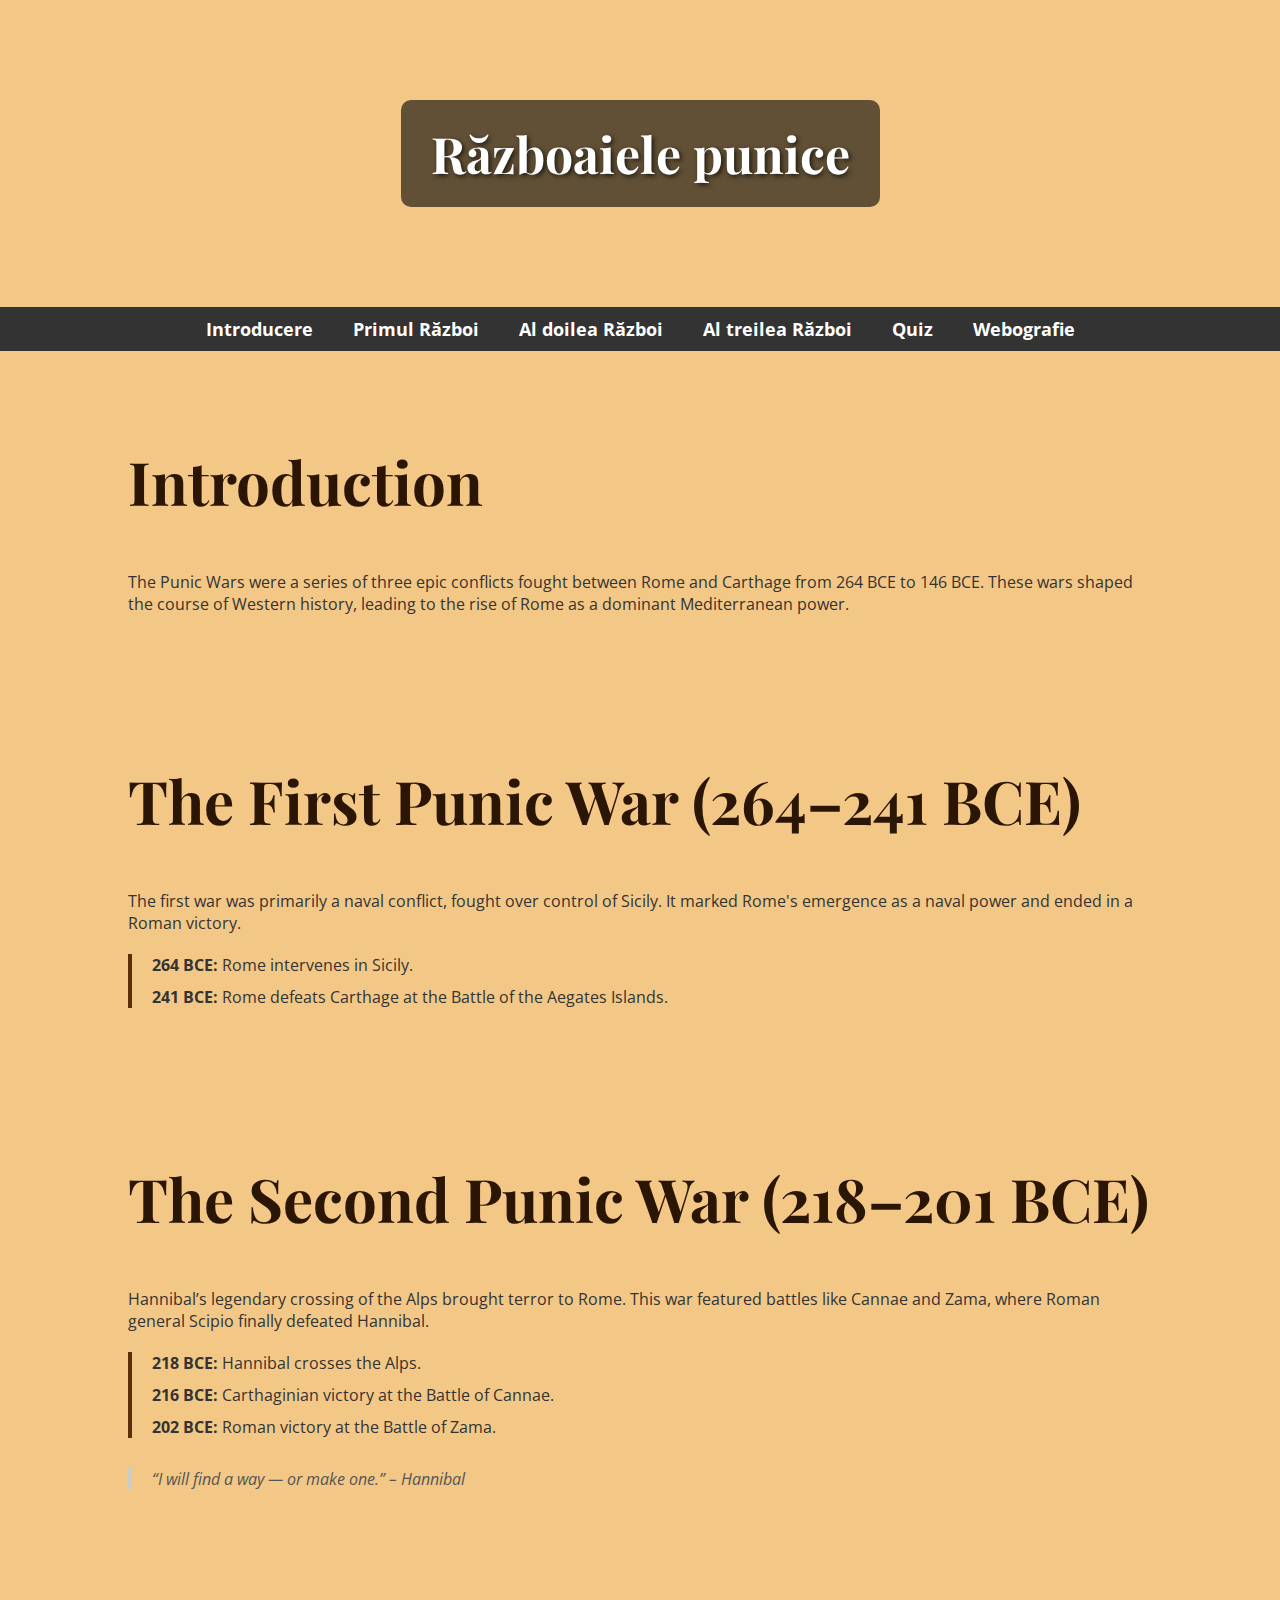
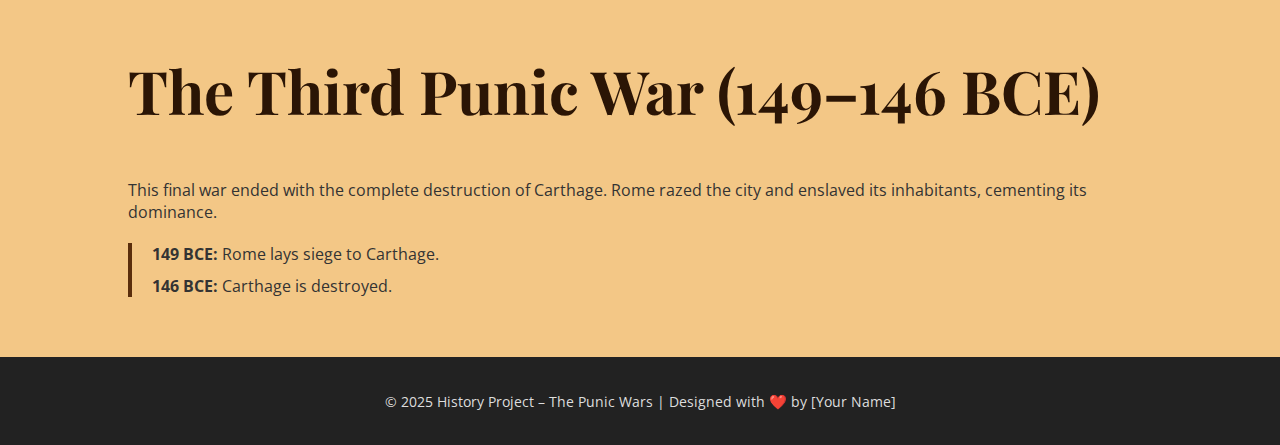
<file: index.html>
<!DOCTYPE html>
<html lang="en">
<head>
  <meta charset="UTF-8" />
  <meta name="viewport" content="width=device-width, initial-scale=1.0" />
  <title>The Punic Wars</title>
  <link href="https://fonts.googleapis.com/css2?family=Playfair+Display:wght@700&family=Open+Sans&display=swap" rel="stylesheet">
  <link rel="stylesheet" href="style.css">
</head>
<body>
    <header>
        <div id="title">
            <h1>Războaiele punice</h1>
        </div>
    </header>
    <nav>
        <a href="#intro">Introducere</a>
        <a href="#alfa">Primul Război</a>
        <a href="#beta">Al doilea Război</a>
        <a href="#gamma">Al treilea Război</a>
        <a href="#quiz">Quiz</a>
        <a href="Webografie">Webografie</a>
    </nav>
    <section id="intro">
        <h2>Introduction</h2>
        <p>The Punic Wars were a series of three epic conflicts fought between Rome and Carthage from 264 BCE to 146 BCE. These wars shaped the course of Western history, leading to the rise of Rome as a dominant Mediterranean power.</p>
    </section>
    <section id="alfa">
        <h2>The First Punic War (264–241 BCE)</h2>
        <p>The first war was primarily a naval conflict, fought over control of Sicily. It marked Rome's emergence as a naval power and ended in a Roman victory.</p>
        <div class="timeline">
        <p><strong>264 BCE:</strong> Rome intervenes in Sicily.</p>
        <p><strong>241 BCE:</strong> Rome defeats Carthage at the Battle of the Aegates Islands.</p>
        </div>
    </section>
    <section id="beta">
        <h2>The Second Punic War (218–201 BCE)</h2>
        <p>Hannibal’s legendary crossing of the Alps brought terror to Rome. This war featured battles like Cannae and Zama, where Roman general Scipio finally defeated Hannibal.</p>
        <div class="timeline">
        <p><strong>218 BCE:</strong> Hannibal crosses the Alps.</p>
        <p><strong>216 BCE:</strong> Carthaginian victory at the Battle of Cannae.</p>
        <p><strong>202 BCE:</strong> Roman victory at the Battle of Zama.</p>
        </div>
        <div class="quote">
        “I will find a way — or make one.” – Hannibal
        </div>
    </section>
    <section id="gamma">
        <h2>The Third Punic War (149–146 BCE)</h2>
        <p>This final war ended with the complete destruction of Carthage. Rome razed the city and enslaved its inhabitants, cementing its dominance.</p>
        <div class="timeline">
        <p><strong>149 BCE:</strong> Rome lays siege to Carthage.</p>
        <p><strong>146 BCE:</strong> Carthage is destroyed.</p>
        </div>
    </section>
    <footer>
        <p>© 2025 History Project – The Punic Wars | Designed with ❤️ by [Your Name]</p>
    </footer>
</body>
</html>
</file>
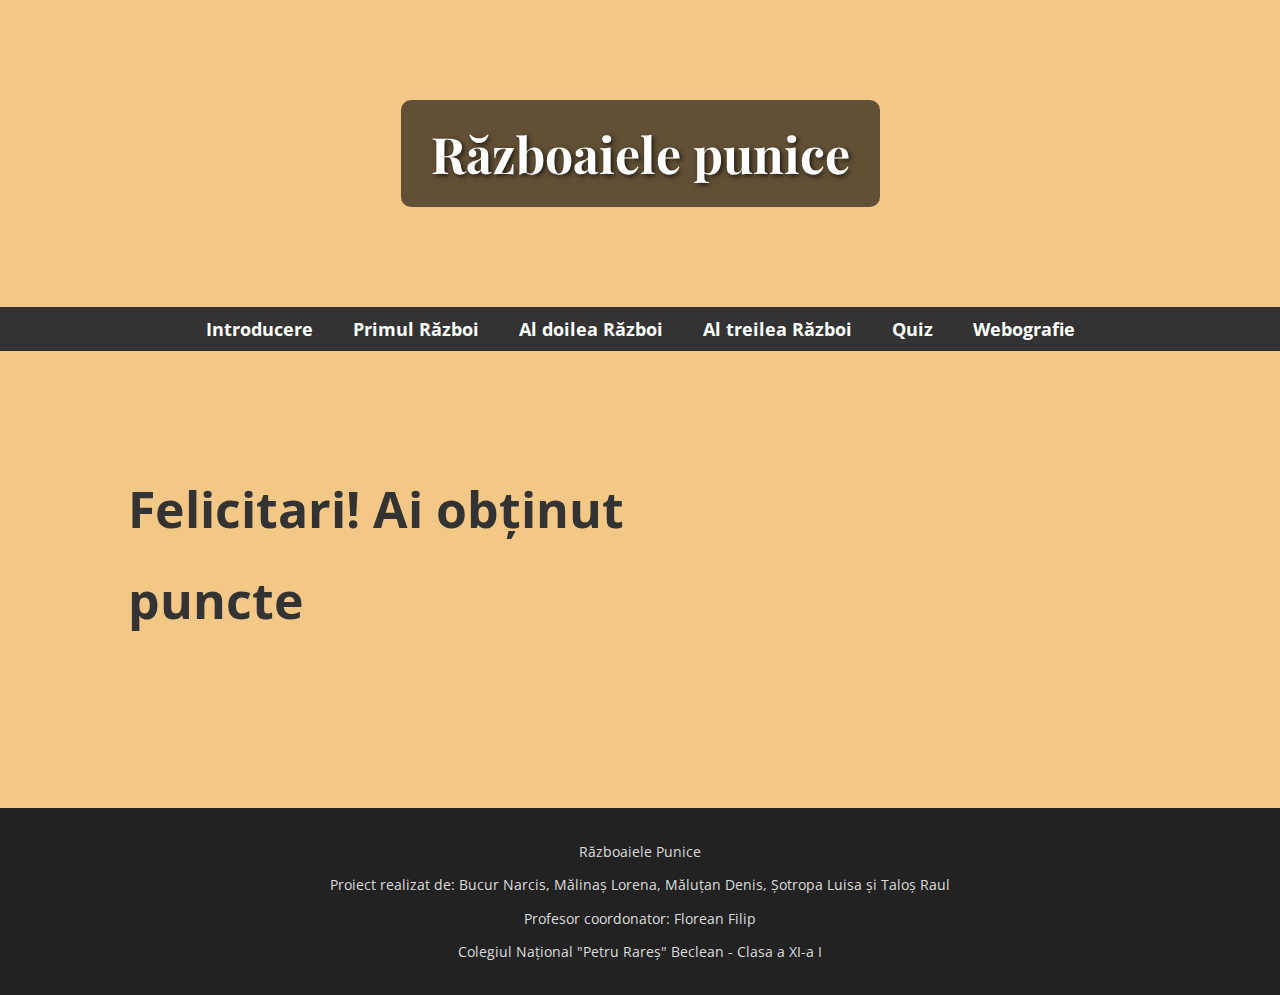
<file: end.html>
<!DOCTYPE html>
<html lang="en">
<head>
  <meta charset="UTF-8" />
  <meta name="viewport" content="width=device-width, initial-scale=1.0" />
  <title>Războaiele punice</title>
  <link href="https://fonts.googleapis.com/css2?family=Playfair+Display:wght@700&family=Open+Sans&display=swap" rel="stylesheet">
  <link rel="stylesheet" href="style.css">
</head>
<body>
    <header>
        <div id="title">
            <h1>Războaiele punice</h1>
        </div>
    </header>
    <nav style="margin-bottom: 50px;">
        <a href="index.html">Introducere</a>
        <a href="index1.html">Primul Război</a>
        <a href="index2.html">Al doilea Război</a>
        <a href="index3.html">Al treilea Război</a>
        <a href="quiz-home.html">Quiz</a>
        <a href="webografie.html">Webografie</a>
    </nav>
    <section>
        <div class="container">
            <div id="end" class="flex-column flex-center">
                <h1 style="font-size: 50px; margin-bottom: -10px;">Felicitari! Ai obținut</h1>
                <h1 id="finalScore" style="font-size: 50px;">0</h1>
                <h1 style="font-size: 50px; padding-bottom: 100px; margin-top: -10px;">puncte</h1>
            </div>
        </div>
    </section>
    <footer>
        <p>Războaiele Punice</p>
        <p>Proiect realizat de: Bucur Narcis, Mălinaș Lorena, Măluțan Denis, Șotropa Luisa și Taloș Raul</p>
        <p>Profesor coordonator: Florean Filip</p>
        <p>Colegiul Național "Petru Rareș" Beclean - Clasa a XI-a I</p>
    </footer>
    <script src="end.js"></script>
</body>
</html>
</file>
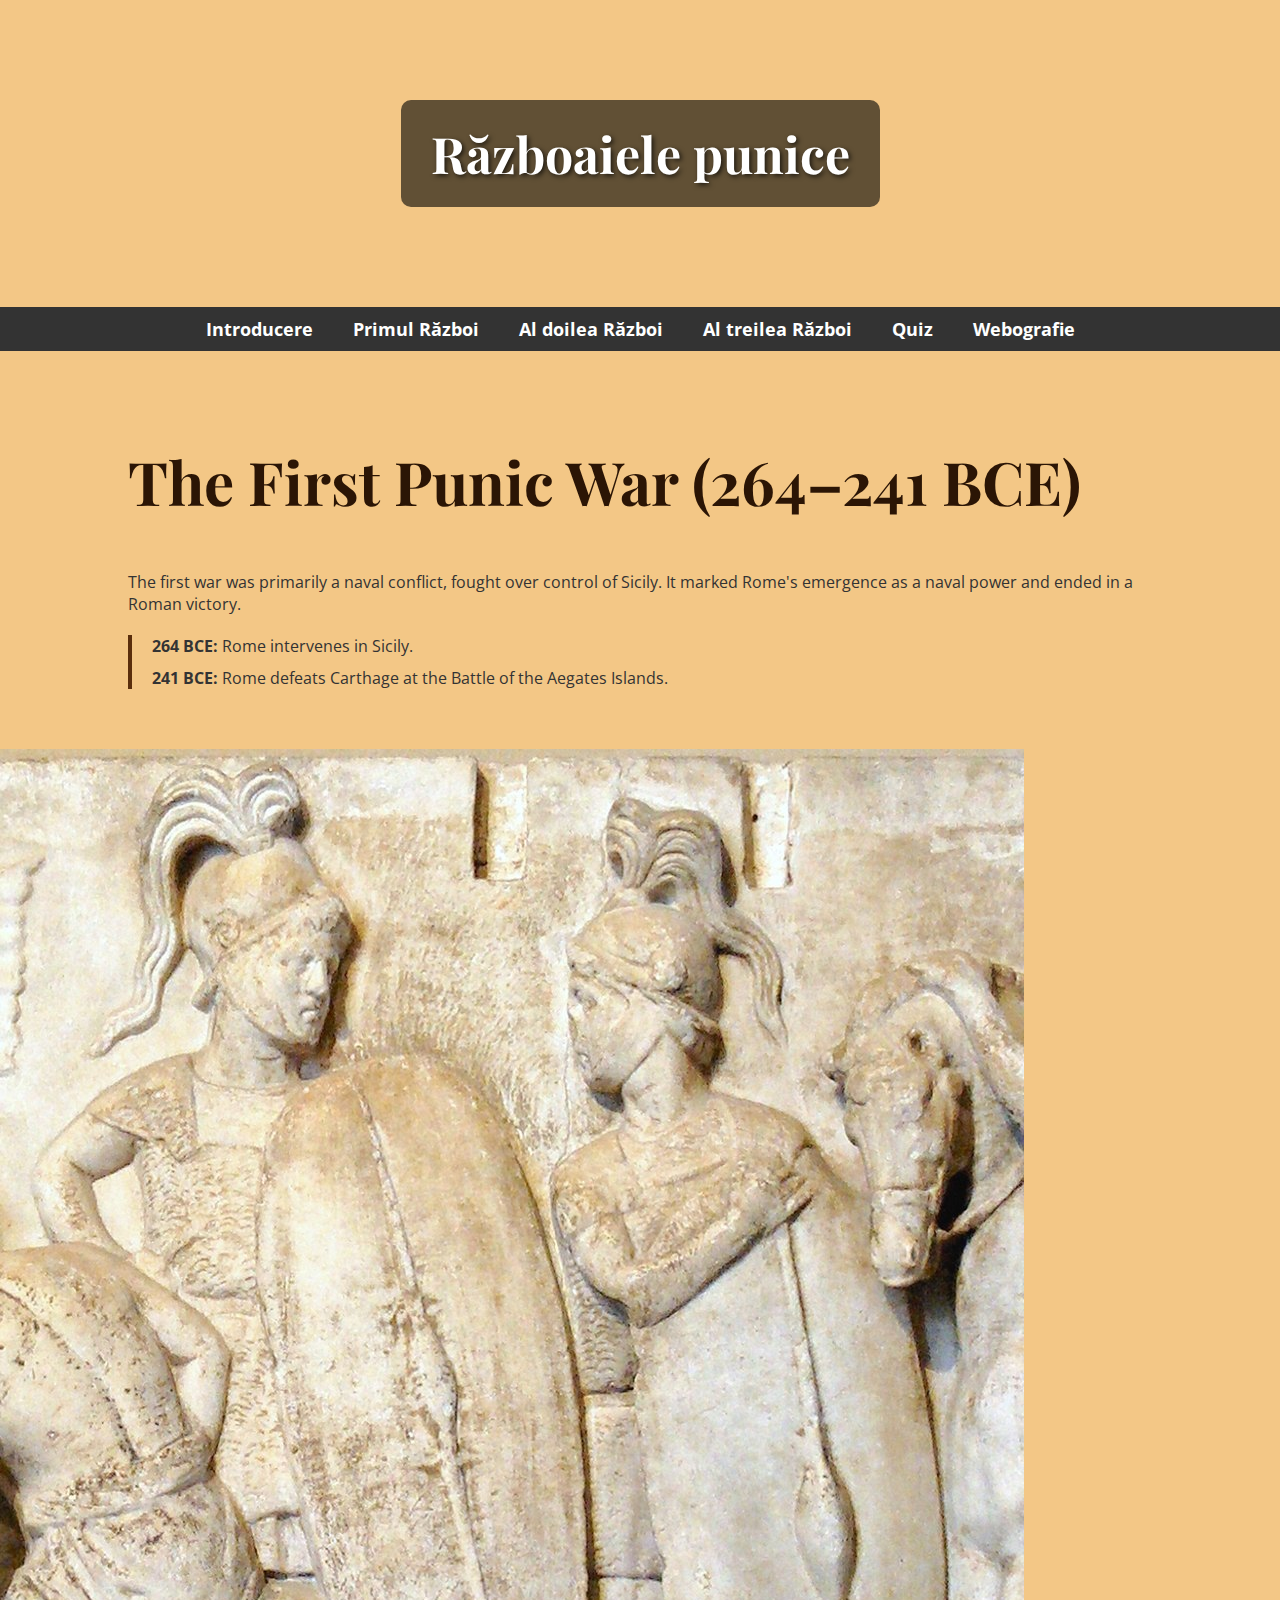
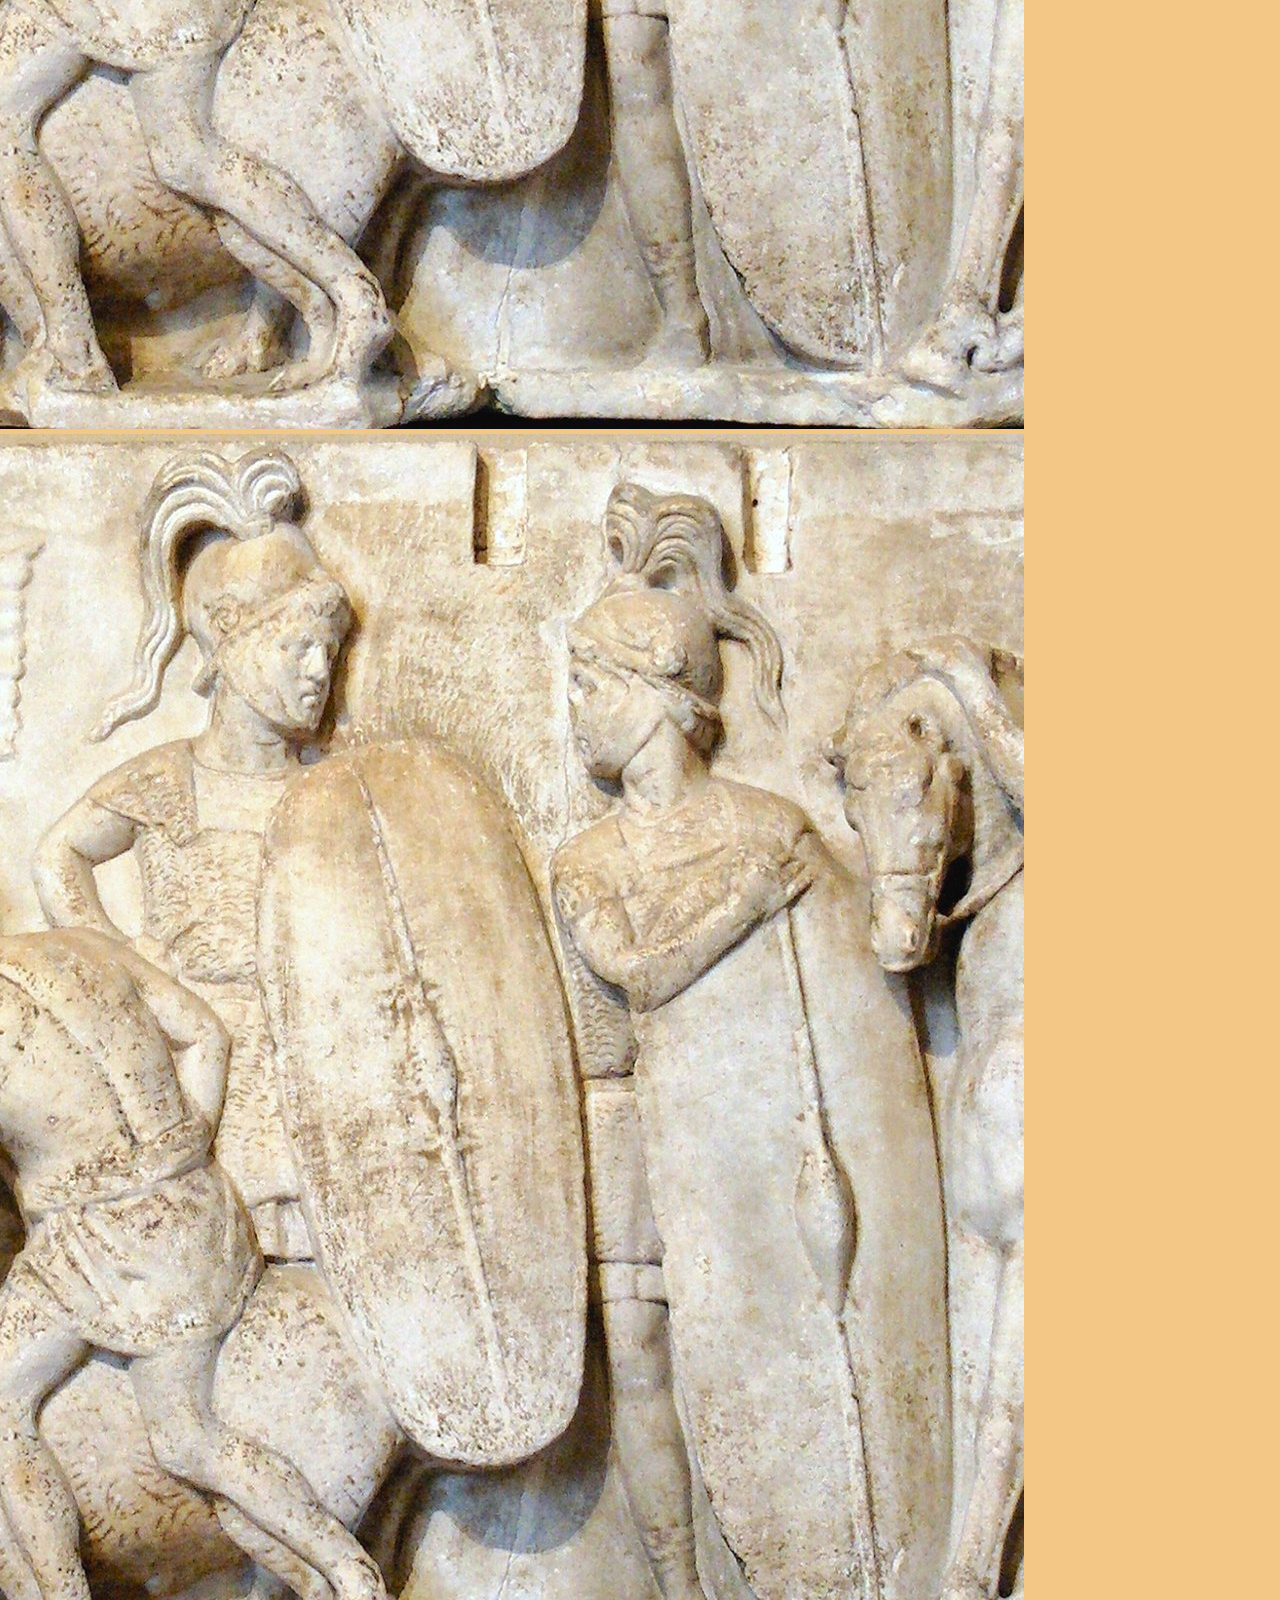
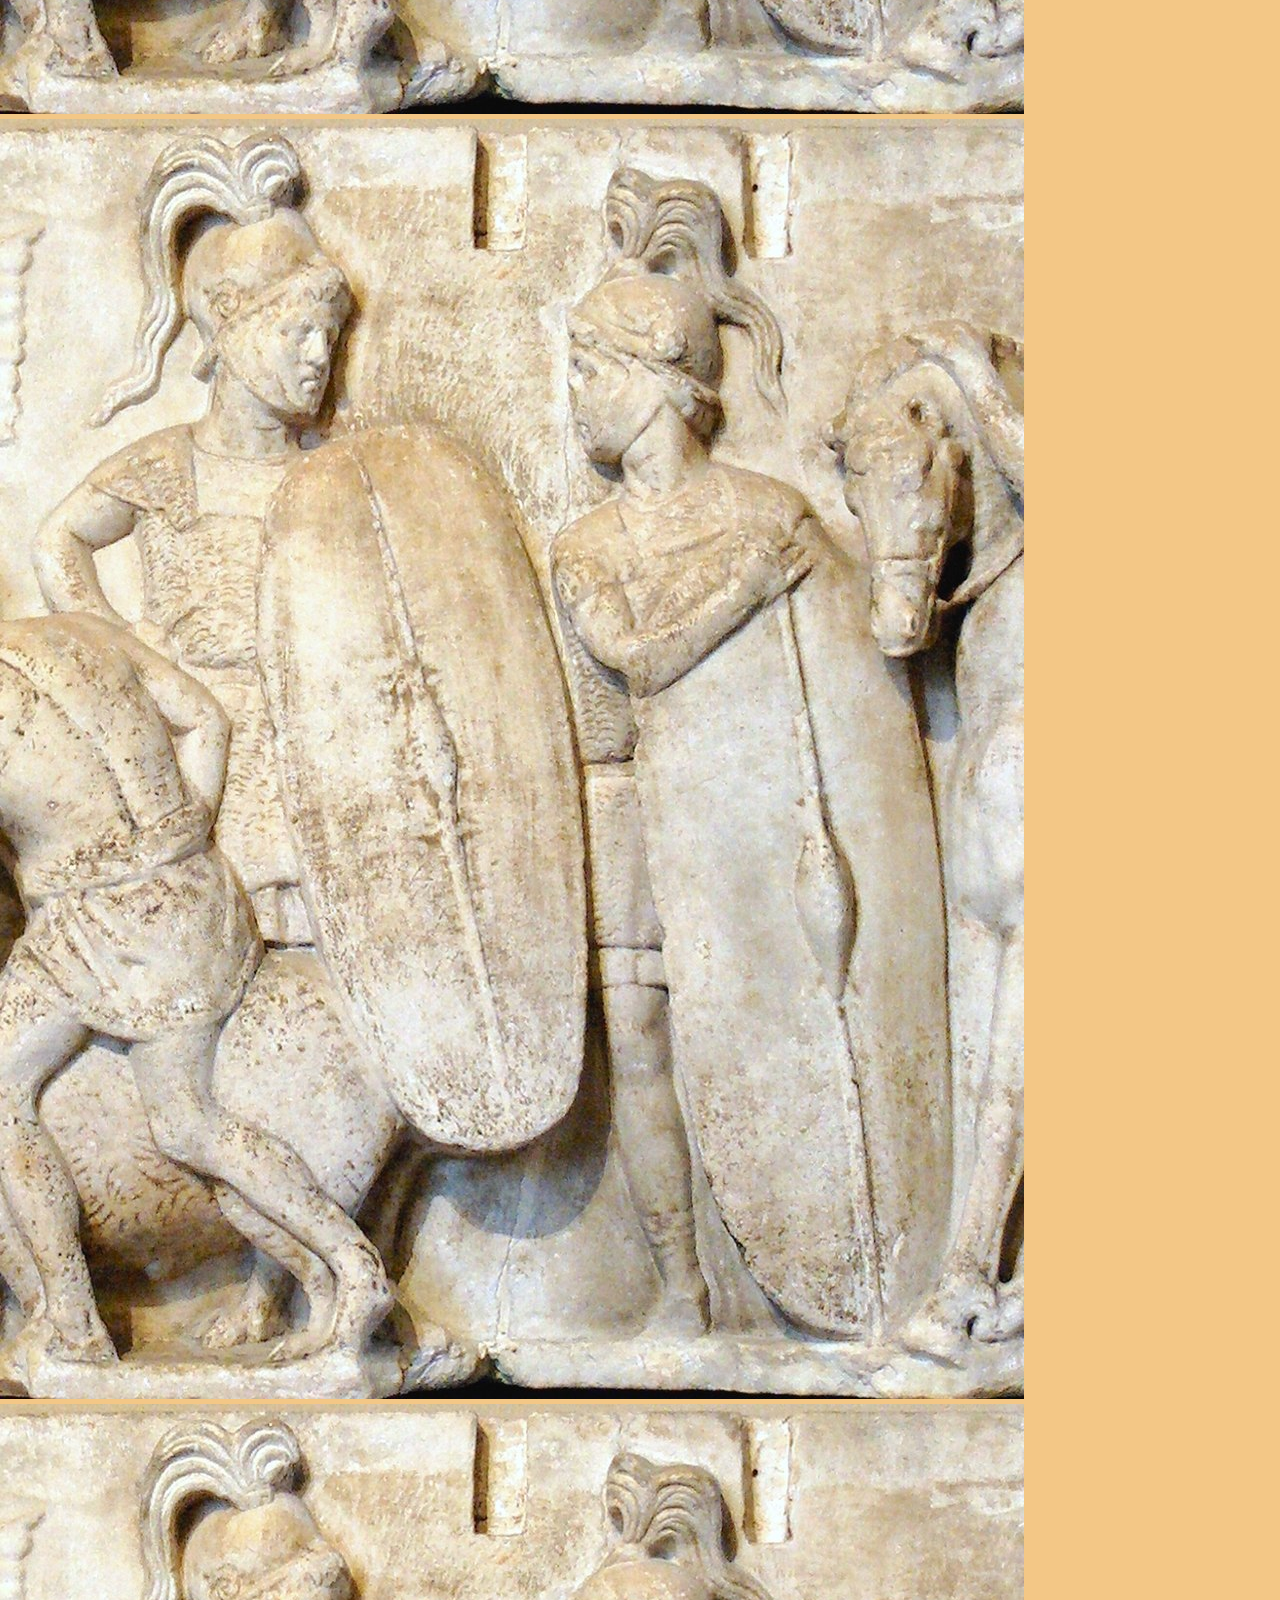
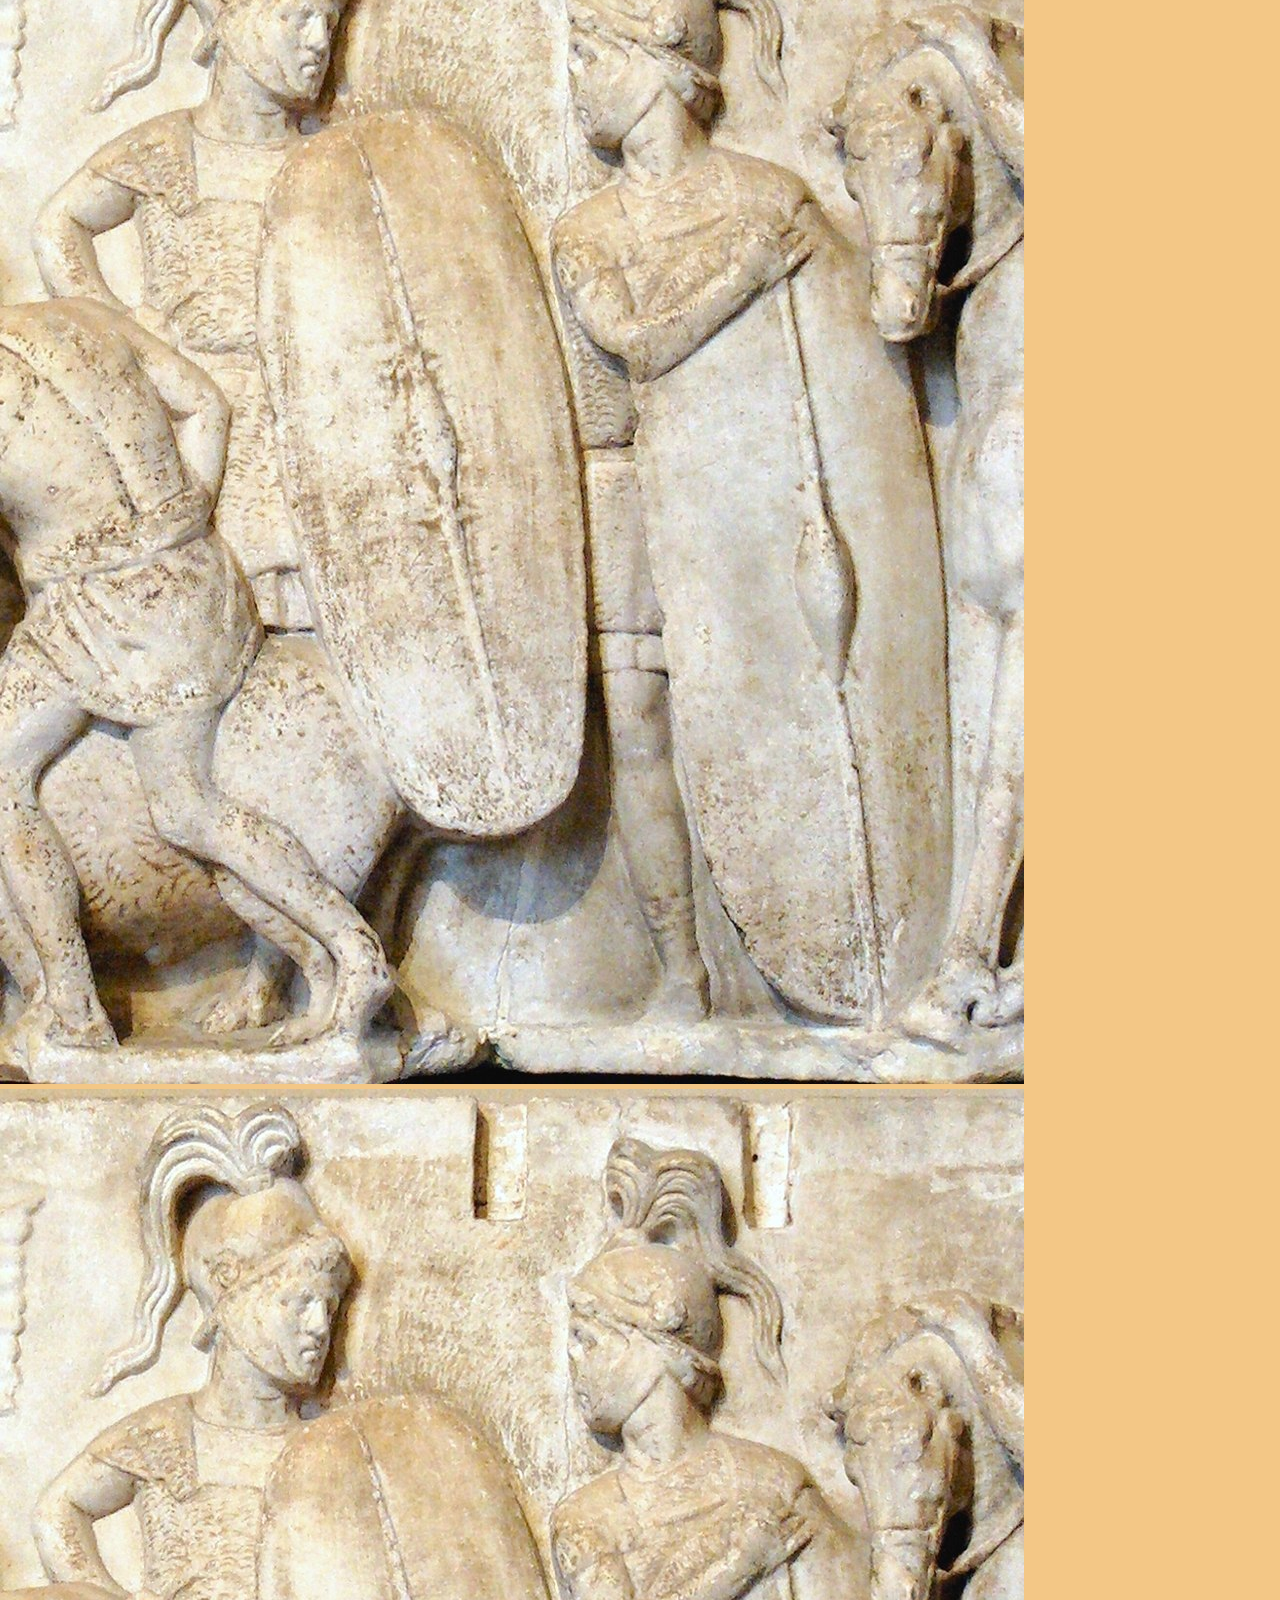
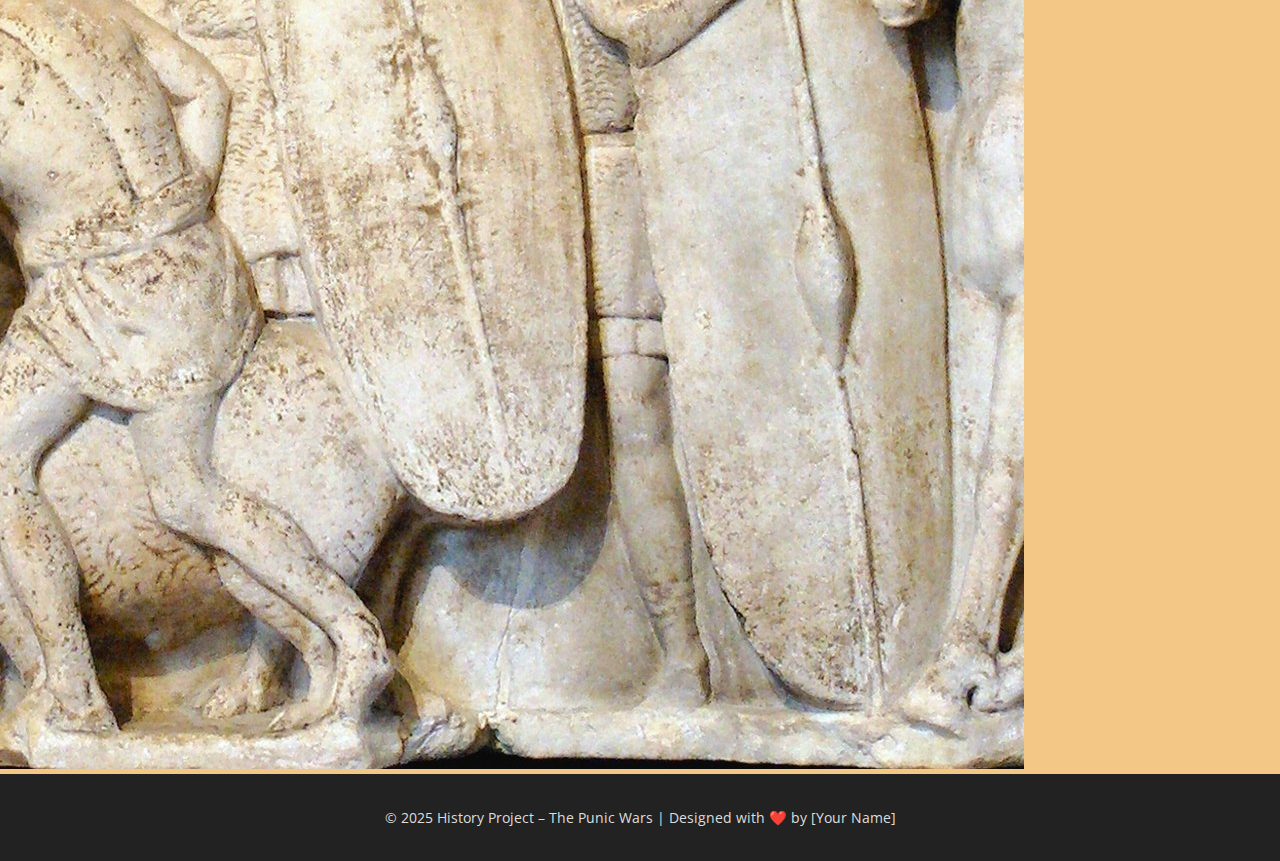
<file: index1.html>
<!DOCTYPE html>
<html lang="en">
<head>
  <meta charset="UTF-8" />
  <meta name="viewport" content="width=device-width, initial-scale=1.0" />
  <title>Războaiele punice</title>
  <link href="https://fonts.googleapis.com/css2?family=Playfair+Display:wght@700&family=Open+Sans&display=swap" rel="stylesheet">
  <link rel="stylesheet" href="style.css">
</head>
<body>
    <header>
        <div id="title">
            <h1>Războaiele punice</h1>
        </div>
    </header>
    <nav>
        <a href="index.html">Introducere</a>
        <a href="index1.html">Primul Război</a>
        <a href="index2.html">Al doilea Război</a>
        <a href="index3.html">Al treilea Război</a>
        <a href="quiz-home.html">Quiz</a>
        <a href="webografie.html">Webografie</a>
    </nav>
    <section id="alfa">
        <h2>The First Punic War (264–241 BCE)</h2>
        <p>The first war was primarily a naval conflict, fought over control of Sicily. It marked Rome's emergence as a naval power and ended in a Roman victory.</p>
        <div class="timeline">
        <p><strong>264 BCE:</strong> Rome intervenes in Sicily.</p>
        <p><strong>241 BCE:</strong> Rome defeats Carthage at the Battle of the Aegates Islands.</p>
        </div>
    </section>
    <div id="image-container">
        <img id="img" src="doigay.jpg">
        <img id="img" src="doigay.jpg">
        <img id="img" src="doigay.jpg">
        <img id="img" src="doigay.jpg">
        <img id="img" src="doigay.jpg">
    </div>
    <footer>
        <p>© 2025 History Project – The Punic Wars | Designed with ❤️ by [Your Name]</p>
    </footer>
</body>
</html>
</file>
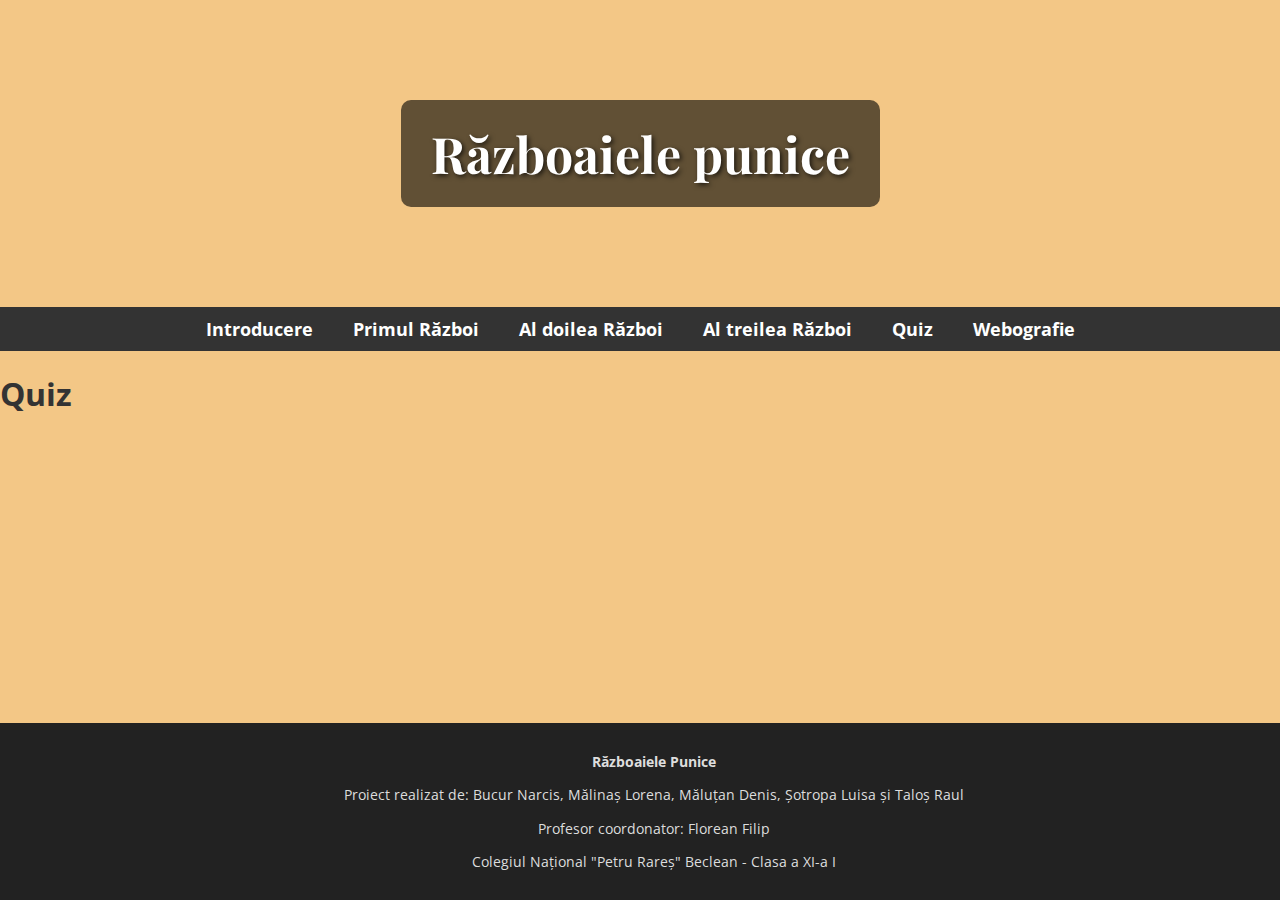
<file: quiz-home.html>
<!DOCTYPE html>
<html lang="en">
<head>
  <meta charset="UTF-8" />
  <meta name="viewport" content="width=device-width, initial-scale=1.0" />
  <title>Războaiele punice</title>
  <link href="https://fonts.googleapis.com/css2?family=Playfair+Display:wght@700&family=Open+Sans&display=swap" rel="stylesheet">
  <link rel="stylesheet" href="style.css"/>
  <link rel="stylesheet" href="game.css"/>
</head>
<body>
    <header>
        <div id="title">
            <h1>Războaiele punice</h1>
        </div>
    </header>
    <nav>
        <a href="index.html">Introducere</a>
        <a href="index1.html">Primul Război</a>
        <a href="index2.html">Al doilea Război</a>
        <a href="index3.html">Al treilea Război</a>
        <a href="quiz.html">Quiz</a>
        <a href="webografie.html">Webografie</a>
    </nav>
    <div class="container">
        <div id="home" class="justify-center flex-column">
            <h1 class="g1">Quiz</h1>
            <a class="btn" style=" margin-left: -63px;"href="/quiz.html">Start</a>
        </div>
    </div>
    <footer style="position: fixed;
    bottom: 0;
    width: 100%;
    left: 0;
    background-color: #222;
    color: #ddd;
    text-align: center;
    padding: 1em;
    font-size: 0.9em;">
        <p><b>Războaiele Punice</b></p>
        <p>Proiect realizat de: Bucur Narcis, Mălinaș Lorena, Măluțan Denis, Șotropa Luisa și Taloș Raul</p>
        <p>Profesor coordonator: Florean Filip</p>
        <p>Colegiul Național "Petru Rareș" Beclean - Clasa a XI-a I</p>
    </footer>
    <script src="game.js"></script>
</body>
</html>
</file>
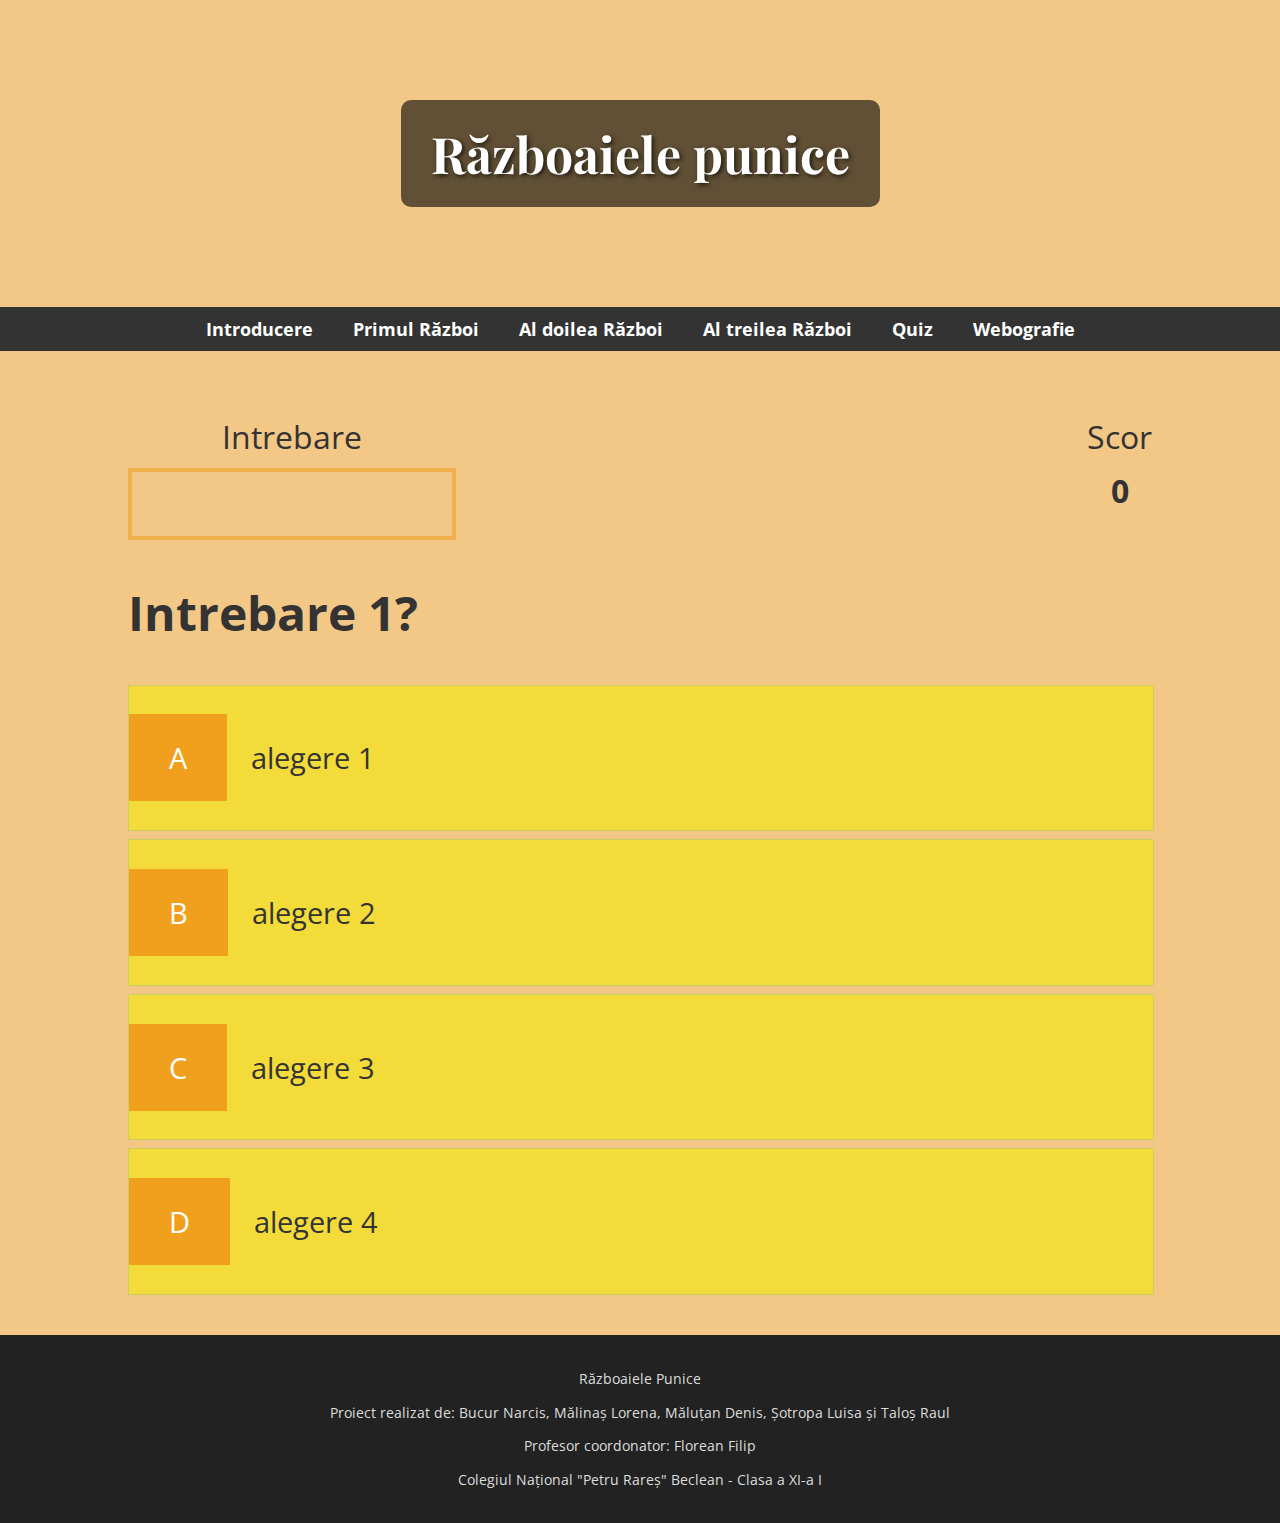
<file: quiz.html>
<!DOCTYPE html>
<html lang="en">
<head>
  <meta charset="UTF-8" />
  <meta name="viewport" content="width=device-width, initial-scale=1.0" />
  <title>Războaiele punice</title>
  <link href="https://fonts.googleapis.com/css2?family=Playfair+Display:wght@700&family=Open+Sans&display=swap" rel="stylesheet">
  <link rel="stylesheet" href="style.css">
  <link rel="stylesheet" href="game.css">
</head>
<body>
    <header>
        <div id="title">
            <h1>Războaiele punice</h1>
        </div>
    </header>
    <nav>
        <a href="index.html">Introducere</a>
        <a href="index1.html">Primul Război</a>
        <a href="index2.html">Al doilea Război</a>
        <a href="index3.html">Al treilea Război</a>
        <a href="quiz-home.html">Quiz</a>
        <a href="webografie.html">Webografie</a>
    </nav>
    <div class="game_container">
        <div id="game" class="justify-center flex-column">
            <div id="hud">
                <div id="hud-item">
                    <p id="progressText" class="hud-prefix">
                        Intrebare
                    </p>
                    <div id="progressBar">
                        <div id="progressBarFull"></div>
                    </div>
                </div>
                <div id="hud-item">
                    <p class="hud-prefix">
                        Scor
                    </p>
                    <h1 class="hud-main-text" id="scor">
                        0
                    </h1>
                </div>
            </div>
            <h2 id="question">Intrebare 1?</h2>
            <div class="alege-container">
                <p class="alege-prefix">A</p>
                <p class="alege-text" data-number="1">Alegere 1</p>
            </div>
            <div class="alege-container">
                <p class="alege-prefix">B</p>
                <p class="alege-text" data-number="2">Alegere 2</p>
            </div>
            <div class="alege-container">
                <p class="alege-prefix">C</p>
                <p class="alege-text" data-number="3">Alegere 3</p>
            </div>
            <div class="alege-container">
                <p class="alege-prefix">D</p>
                <p class="alege-text" data-number="4">Alegere 4</p>
            </div>
        </div>
    </div>
    <footer>
        <p>Războaiele Punice</p>
        <p>Proiect realizat de: Bucur Narcis, Mălinaș Lorena, Măluțan Denis, Șotropa Luisa și Taloș Raul</p>
        <p>Profesor coordonator: Florean Filip</p>
        <p>Colegiul Național "Petru Rareș" Beclean - Clasa a XI-a I</p>
    </footer>
    <script src="game.js"></script>
</body>
</html>
</file>
<file: style.css>
body {
    margin: 0;
    font-family: 'Open Sans', sans-serif;
    background-color: #f3c786;
    color: #333;
}

header {
    background-image: url('https://warfarehistorynetwork.com/wp-content/uploads/2015/11/M108006-e1721338856829.png');
    background-size: cover;
    background-position: center;
    color: white;
    text-align: center;
    padding: 100px 20px;
}

#title {
    background-color: rgba(0, 0, 0, 0.6);
    display: inline-block;
    padding: 20px 30px;
    border-radius: 10px;
}

header h1 {
    font-family: 'Playfair Display', serif;
    font-size: clamp(24px, 6vw, 50px);
    margin: 0;
    text-shadow: 2px 2px 5px rgba(0,0,0,0.7);
}

nav {
    display: flex;
    background-color: #333;
    color: white;
    padding: 10px;
    text-align: center;
    justify-content: center;
    flex-direction: row;
    gap: 10px;
    flex-wrap: wrap;
}

nav a {
    color: white;
    text-decoration: none;
    margin: 0 15px;
    font-weight: bold;
    font-size: clamp(6px, 3vw, 18px);
}

section {
    padding: 40px 20px;
    max-width: 80vw;
    margin: auto;
}

section h2 {
    font-family: 'Playfair Display', serif;
    color: #2b1505;
    font-size: clamp(24px, 6vw, 60px);
}

.quote {
    font-style: italic;
    margin: 30px 0;
    border-left: 4px solid #ccc;
    padding-left: 20px;
    color: #555;
}

.timeline {
    border-left: 4px solid #5a2e0c;
    margin: 20px 0;
    padding-left: 20px;
}

.timeline p {
    margin: 10px 0;
}

footer {
    background-color: #222;
    color: #ddd;
    text-align: center;
    padding: 20px;
    font-size: 0.9em;
}

@media (max-width: 600px) {
    header h1 {
    font-size: 2em;
    }
}
</file>
<file: game.css>
.alege-container {
    display: flex;
    margin-bottom: 0.5rem;
    width: 100%;
    font-size: 1.8rem;
    border: 0.1rem solid rgba(86, 165, 235, 0.25);
    background-color: rgba(243, 223, 43, 0.842);
}

.alege-container:hover {
    cursor: pointer;
    box-shadow: 0 0.4rem 1.4rem 0 rgba(86, 165, 235, 0.5);
    transform: translateY(-0.1rem);
    transition: 150ms;
}

.alege-prefix {
    padding: 1.5rem 2.5rem;
    background-color: rgba(240, 146, 24, 0.808);
    color: white;
}

.alege-text {
    padding: 1.5rem;
    width: 100%;
}

.corect {
    background-color: green;
}

.incorect {
    background-color: rgb(255, 0, 0);
}

.game_container{
    padding: 2rem;
    padding-left: 10%;
    padding-right: 10%;
}

#question {
    font-size: 3rem;
}

/* HUD */

#hud {
    display: flex;
    justify-content: space-between;
}

.hud-prefix {
    text-align: center;
    font-size: 2rem;
    margin-bottom: -10px;
}

.hud-main-text {
    text-align: center;
}

#progressBar {
    width: 20rem;
    height: 4rem;
    border: 0.3rem solid #f3b04b;
    margin-top: 20px;
}

#progressBarFull {
    height: 4rem;
    background-color: #f3b04b;
    width: 0%;
}
</file>
